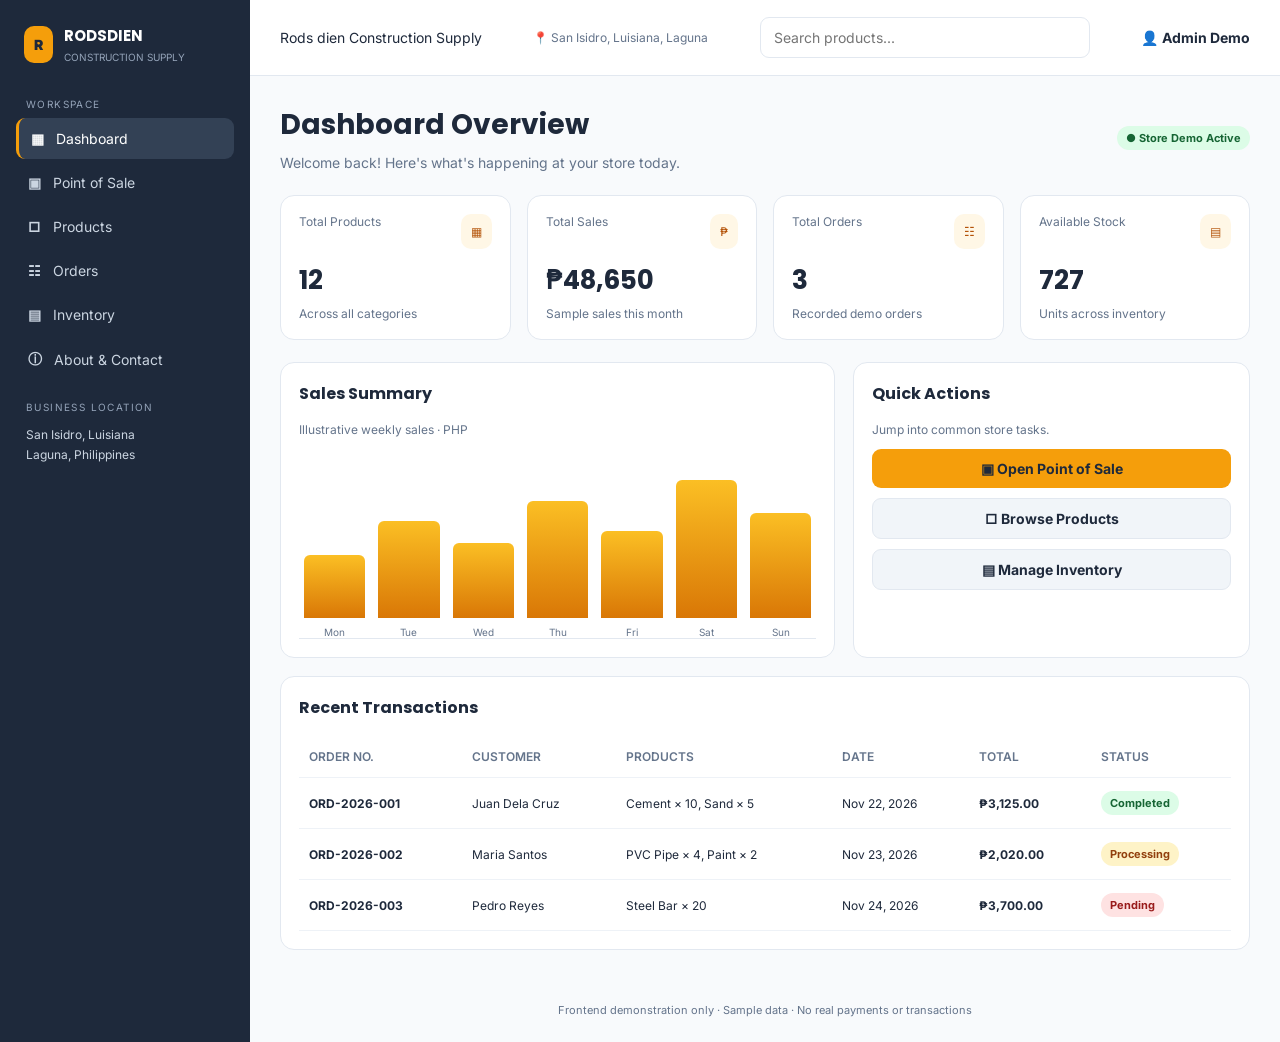
<file: index.html>
<!doctype html>
<html lang="en"><head><meta charset="utf-8"><meta name="viewport" content="width=device-width,initial-scale=1"><meta name="description" content="Rods dien Construction Supply frontend demo"><title>Dashboard | Rodsdien Construction Supply</title><link rel="stylesheet" href="styles.css"></head><body data-page="index.html"><div id="app"></div><script src="app.js"></script></body></html>
</file>
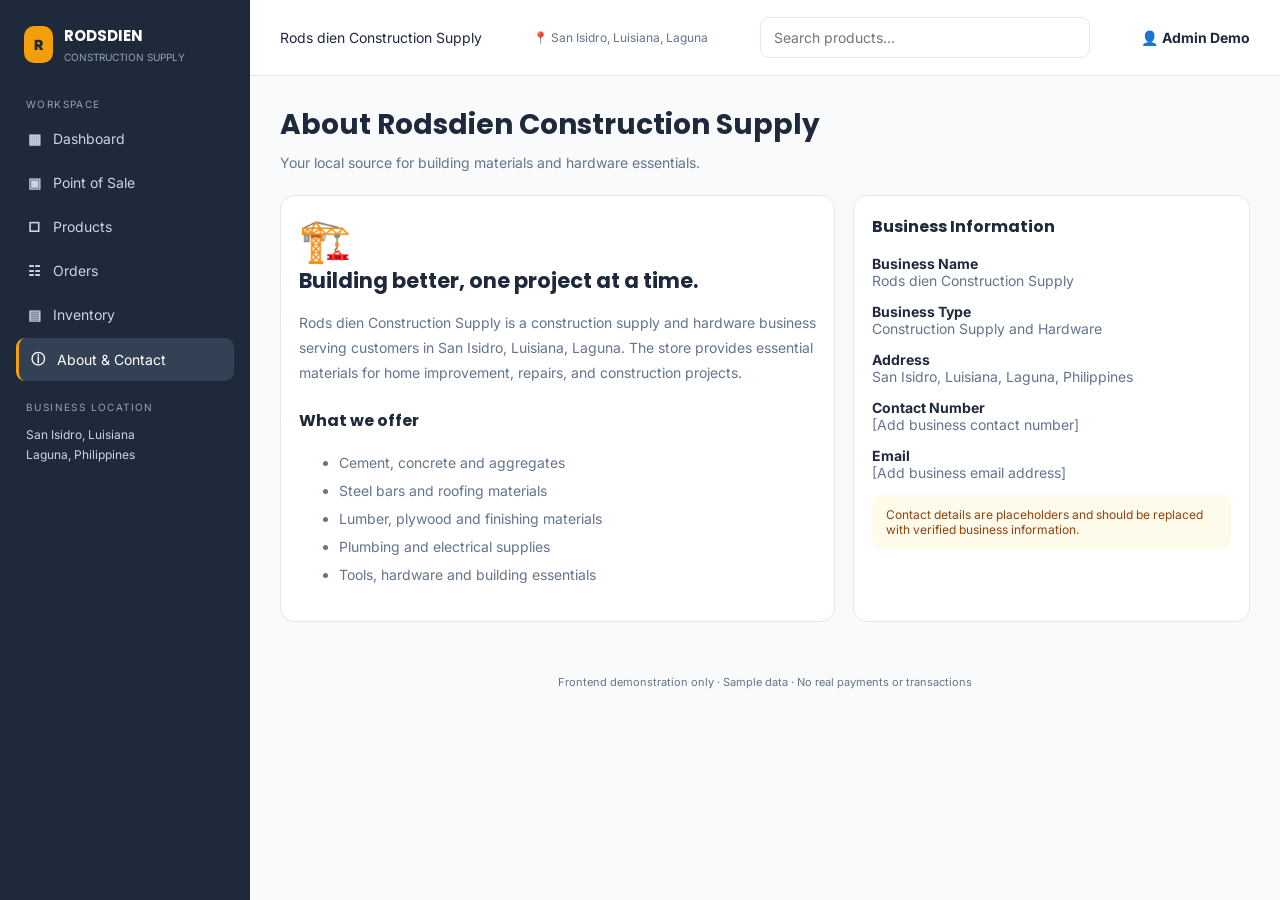
<file: about.html>
<!doctype html>
<html lang="en"><head><meta charset="utf-8"><meta name="viewport" content="width=device-width,initial-scale=1"><meta name="description" content="Rods dien Construction Supply frontend demo"><title>About & Contact | Rodsdien Construction Supply</title><link rel="stylesheet" href="styles.css"></head><body data-page="about.html"><div id="app"></div><script src="app.js"></script></body></html>
</file>
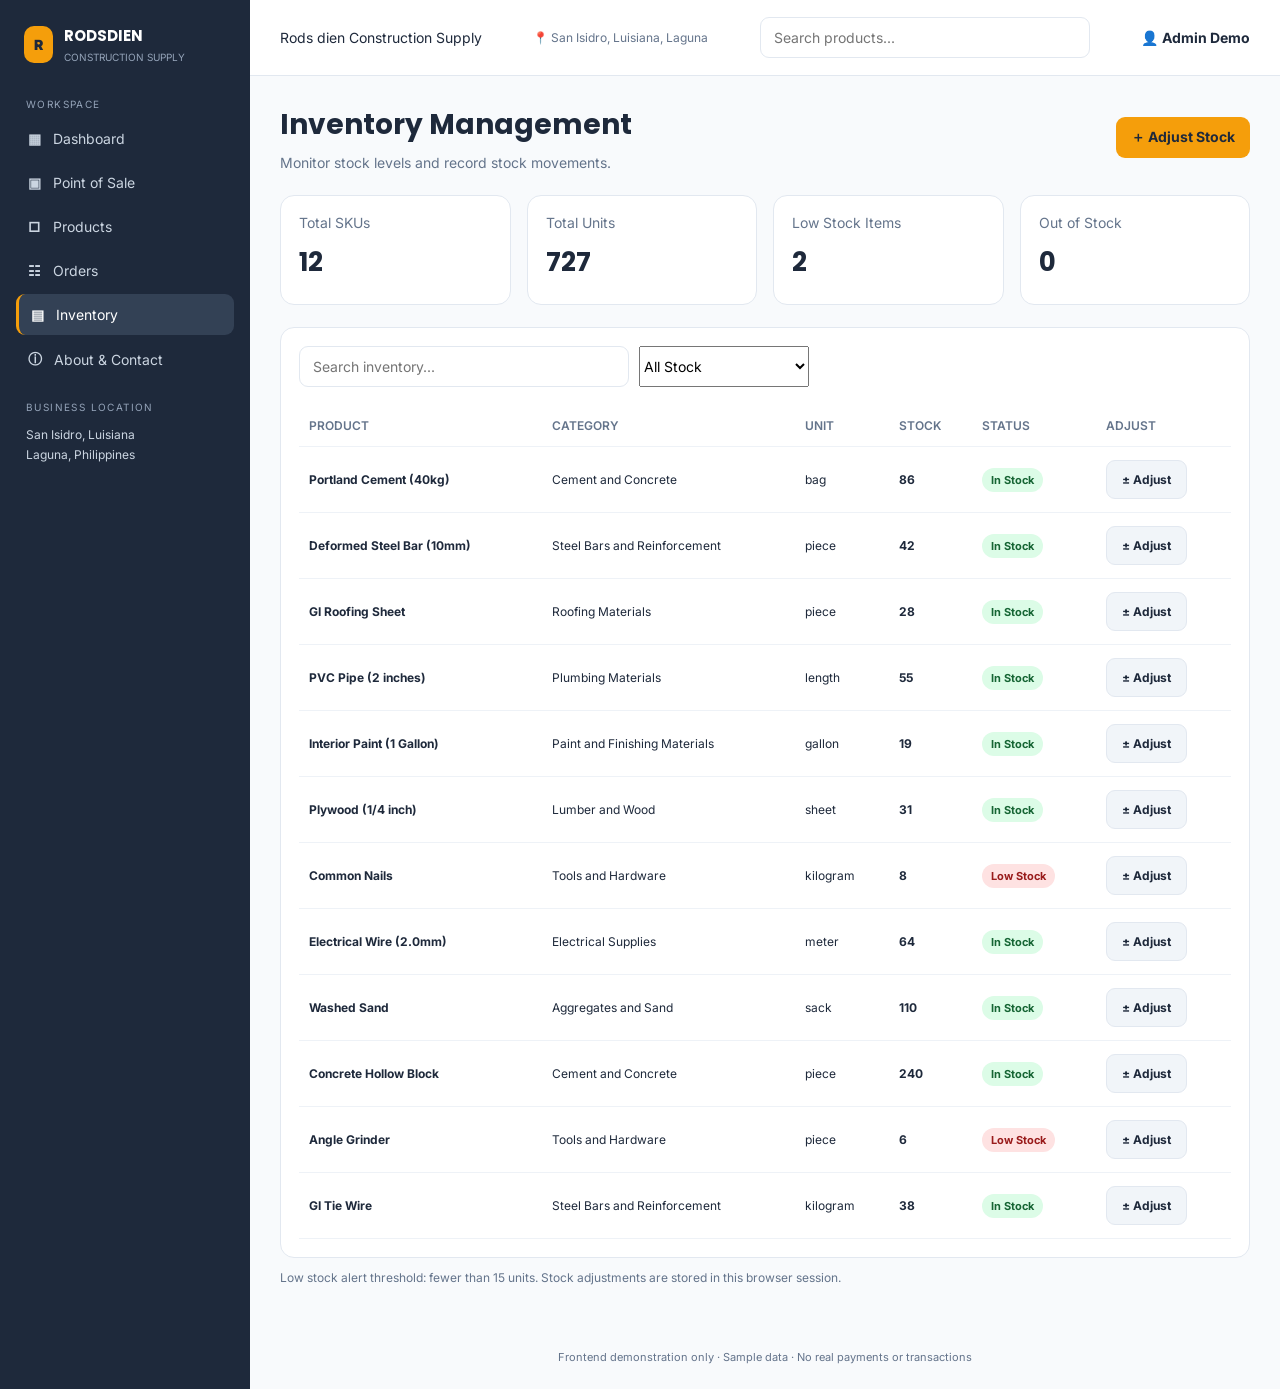
<file: inventory.html>
<!doctype html>
<html lang="en"><head><meta charset="utf-8"><meta name="viewport" content="width=device-width,initial-scale=1"><meta name="description" content="Rods dien Construction Supply frontend demo"><title>Inventory | Rodsdien Construction Supply</title><link rel="stylesheet" href="styles.css"></head><body data-page="inventory.html"><div id="app"></div><script src="app.js"></script></body></html>
</file>
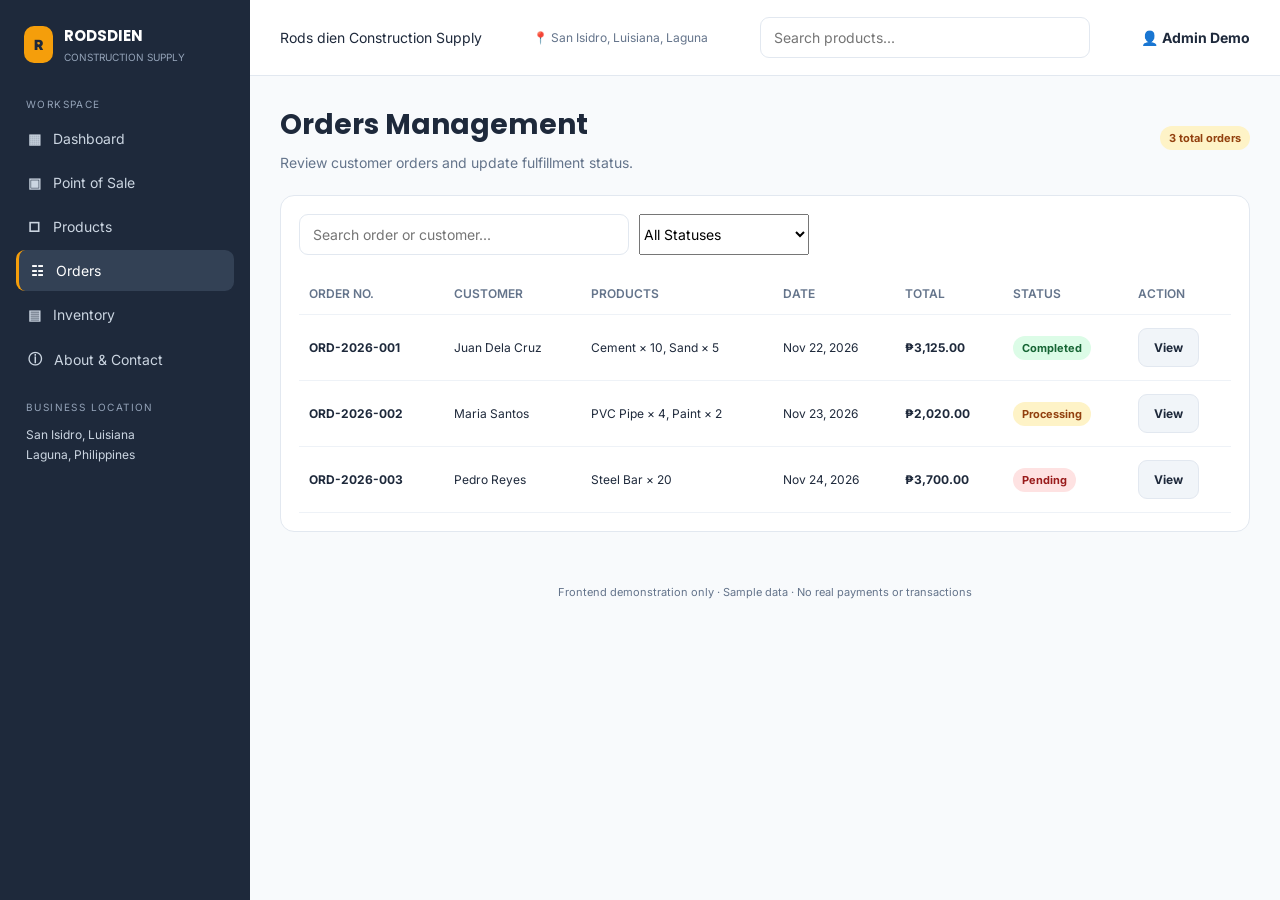
<file: orders.html>
<!doctype html>
<html lang="en"><head><meta charset="utf-8"><meta name="viewport" content="width=device-width,initial-scale=1"><meta name="description" content="Rods dien Construction Supply frontend demo"><title>Orders | Rodsdien Construction Supply</title><link rel="stylesheet" href="styles.css"></head><body data-page="orders.html"><div id="app"></div><script src="app.js"></script></body></html>
</file>
<file: styles.css>
@import url('https://fonts.googleapis.com/css2?family=Inter:wght@400;500;600;700&family=Poppins:wght@500;600;700;800&display=swap');
:root{--navy:#1e293b;--orange:#f59e0b;--amber:#d97706;--bg:#f8fafc;--muted:#64748b;--line:#e2e8f0;--white:#fff;--green:#15803d;--red:#dc2626}
*{box-sizing:border-box}body{margin:0;background:var(--bg);color:var(--navy);font:14px Inter, sans-serif}h1,h2,h3,h4{font-family:Poppins,sans-serif;margin:0 0 8px}button,input,select{font:inherit}button{cursor:pointer;border:0;border-radius:9px;padding:11px 15px;font-weight:700}.primary{background:var(--orange);color:#1e293b}.dark{background:var(--navy);color:white}.ghost{background:#f1f5f9;color:var(--navy);border:1px solid var(--line)}.danger{background:#fee2e2;color:#991b1b}.muted{color:var(--muted)}.small{font-size:12px}.layout{display:flex;min-height:100vh}.sidebar{width:250px;background:var(--navy);color:#cbd5e1;padding:24px 16px;flex-shrink:0}.brand{display:flex;align-items:center;gap:11px;color:white;margin:0 8px 34px}.brand-mark{background:var(--orange);color:var(--navy);font-weight:900;border-radius:10px;padding:10px}.brand strong{display:block;font:700 15px Poppins}.brand span{font-size:10px;color:#94a3b8}.nav-label{font-size:10px;text-transform:uppercase;letter-spacing:1.4px;color:#94a3b8;margin:20px 10px 8px}.nav a{display:flex;gap:12px;align-items:center;text-decoration:none;color:#cbd5e1;padding:12px;border-radius:9px;margin:3px 0}.nav a.active,.nav a:hover{background:#334155;color:white}.nav a.active{border-left:3px solid var(--orange)}.main{min-width:0;flex:1}.topbar{height:76px;background:white;border-bottom:1px solid var(--line);display:flex;align-items:center;justify-content:space-between;padding:0 30px;gap:15px}.topbar .location{color:var(--muted);font-size:12px}.topbar input,.field input,.field select,.search{border:1px solid var(--line);background:white;border-radius:9px;padding:11px 13px;outline:none;width:100%}.top-search{max-width:330px}.content{padding:28px 30px;max-width:1500px;margin:auto}.page-head{display:flex;justify-content:space-between;align-items:center;gap:15px;margin-bottom:24px}.page-head p{color:var(--muted);margin:0}.stats{display:grid;grid-template-columns:repeat(4,1fr);gap:16px;margin-bottom:22px}.stat,.panel,.product-card{background:white;border:1px solid var(--line);border-radius:14px;padding:18px}.stat-top{display:flex;justify-content:space-between;color:var(--muted);font-size:12px}.stat strong{font:700 26px Poppins;display:block;margin:12px 0 4px}.stat-icon{background:#fff7e6;color:#b45309;padding:10px;border-radius:10px}.grid-2{display:grid;grid-template-columns:1.4fr 1fr;gap:18px}.panel h3{font-size:16px;margin-bottom:16px}.table-wrap{overflow:auto}table{width:100%;border-collapse:collapse;min-width:550px}th,td{text-align:left;padding:13px 10px;border-bottom:1px solid #eef2f7;font-size:12px}th{color:var(--muted);font-weight:600}.status{display:inline-block;padding:5px 9px;border-radius:20px;font-size:11px;font-weight:700;background:#fef3c7;color:#92400e}.status.good{background:#dcfce7;color:#166534}.status.low{background:#fee2e2;color:#991b1b}.bars{height:190px;display:flex;align-items:end;gap:13px;padding:10px 5px 0;border-bottom:1px solid var(--line)}.bar-col{flex:1;text-align:center;color:var(--muted);font-size:10px}.bar{background:linear-gradient(#fbbf24,#d97706);border-radius:6px 6px 0 0;min-height:8px;margin-bottom:8px}.toolbar{display:flex;gap:10px;flex-wrap:wrap;margin-bottom:18px}.toolbar .search{max-width:330px}.toolbar select{width:auto;min-width:170px}.products-grid{display:grid;grid-template-columns:repeat(4,minmax(0,1fr));gap:15px}.product-card{padding:0;overflow:hidden}.product-card img{width:100%;height:145px;object-fit:cover;background:#e2e8f0}.product-info{padding:14px}.product-info h4{font-size:13px;margin:7px 0}.product-meta{font-size:11px;color:var(--muted)}.product-bottom{display:flex;align-items:center;justify-content:space-between;margin-top:12px;gap:8px}.price{font:700 16px Poppins}.product-bottom button{padding:9px 11px;font-size:11px}.pos-grid{display:grid;grid-template-columns:minmax(0,1.6fr) minmax(330px,.85fr);gap:18px;align-items:start}.pos-products{display:grid;grid-template-columns:repeat(3,minmax(0,1fr));gap:12px}.pos-products .product-card img{height:110px}.cart-panel{position:sticky;top:15px}.cart-row{display:grid;grid-template-columns:1fr auto;gap:8px;padding:13px 0;border-bottom:1px solid var(--line)}.qty{display:flex;align-items:center;gap:8px;margin-top:8px}.qty button{padding:4px 9px;background:#f1f5f9}.totals{padding:15px 0}.total-line{display:flex;justify-content:space-between;margin:9px 0;color:var(--muted)}.total-line.grand{font:700 18px Poppins;color:var(--navy);border-top:1px solid var(--line);padding-top:13px}.cart-actions{display:flex;gap:8px}.cart-actions button{flex:1}.empty{text-align:center;padding:35px 10px;color:var(--muted)}.field{display:grid;gap:6px;margin:12px 0}.field label{font-size:12px;font-weight:700}.modal{display:none;position:fixed;inset:0;background:#0f172a99;z-index:10;align-items:center;justify-content:center;padding:18px}.modal.show{display:flex}.modal-card{background:white;border-radius:16px;padding:24px;width:min(520px,100%);max-height:90vh;overflow:auto}.modal-head{display:flex;justify-content:space-between;align-items:center}.modal-head button{background:#f1f5f9}.mobile-toggle{display:none;background:#f1f5f9}.notice{padding:12px 14px;border-radius:9px;background:#fffbeb;color:#92400e;margin-bottom:16px;font-size:12px}.footer-note{padding:25px;color:var(--muted);font-size:11px;text-align:center}
@media(max-width:1100px){.products-grid{grid-template-columns:repeat(3,1fr)}.stats{grid-template-columns:repeat(2,1fr)}}
@media(max-width:760px){.layout{display:block}.sidebar{display:none;position:fixed;z-index:20;inset:0 auto 0 0;width:270px}.sidebar.open{display:block}.topbar{height:65px;padding:0 15px}.topbar .location,.top-search{display:none}.mobile-toggle{display:block}.content{padding:22px 15px}.page-head{align-items:flex-start;flex-direction:column}.stats{gap:10px}.stat{padding:14px}.stat strong{font-size:21px}.grid-2,.pos-grid{grid-template-columns:1fr}.products-grid{grid-template-columns:repeat(2,minmax(0,1fr));gap:10px}.product-card img{height:120px}.pos-products{grid-template-columns:repeat(2,minmax(0,1fr))}.cart-panel{position:static}.cart-actions{position:sticky;bottom:8px;background:white;padding:8px;border-radius:10px;box-shadow:0 3px 15px #0001}.topbar .business-short{font-weight:800;font-family:Poppins}.toolbar .search{max-width:none;flex:1}.toolbar select{flex:1;min-width:120px}}
@media(max-width:380px){.products-grid{grid-template-columns:1fr 1fr}.product-info{padding:10px}.product-bottom{align-items:flex-start;flex-direction:column}}
</file>
